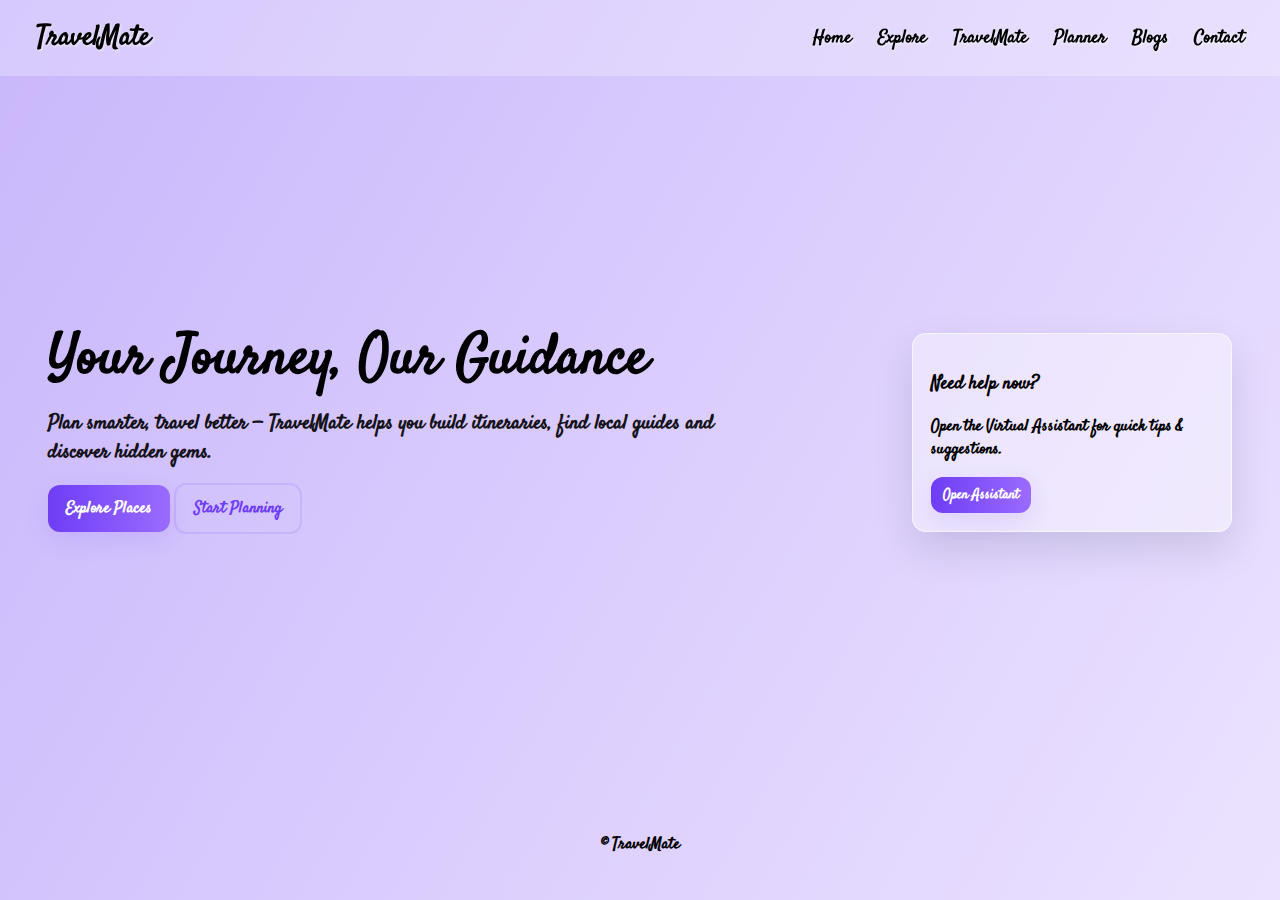
<file: index.html>
<!doctype html>
<html lang="en">
<head>
  <meta charset="utf-8" />
  <meta name="viewport" content="width=device-width,initial-scale=1" />
  <title>Explore the World with TravelMate</title>
 <link href="https://fonts.googleapis.com/css2?family=Satisfy&display=swap" rel="stylesheet">
  <link rel="stylesheet" href="style.css">
</head>
<body class="page-home">
  <div class="hearts-container"></div>
  <header class="site-header">
    <div class="logo">TravelMate</div>
    <nav class="main-nav">
      <a href="index.html">Home</a>
      <a href="explore.html">Explore</a>
      <a href="travelmate.html">TravelMate</a>
      <a href="planner.html">Planner</a>
      <a href="blogs.html">Blogs</a>
      <a href="contact.html">Contact</a>
    </nav>
  </header>

  <main class="hero">
    <div class="hero-left">
      <h1>Your Journey, Our Guidance</h1>
      <p class="lead">Plan smarter, travel better — TravelMate helps you build itineraries, find local guides and discover hidden gems.</p>
      <div class="hero-ctas">
        <a class="btn primary" href="explore.html">Explore Places</a>
        <a class="btn ghost" href="planner.html">Start Planning</a>
      </div>
    </div>
    <div class="hero-right">
      <!-- subtle glass card -->
      <div class="card glass">
        <h3>Need help now?</h3>
        <p>Open the Virtual Assistant for quick tips & suggestions.</p>
        <a class="btn primary small" href="virtual-assistant.html">Open Assistant</a>
      </div>
    </div>
  </main>

  <footer class="site-footer">
    <p>© <span id="year"></span> TravelMate</p>
  </footer>

  <script src="script.js"></script>
</body>
</html>
</file>
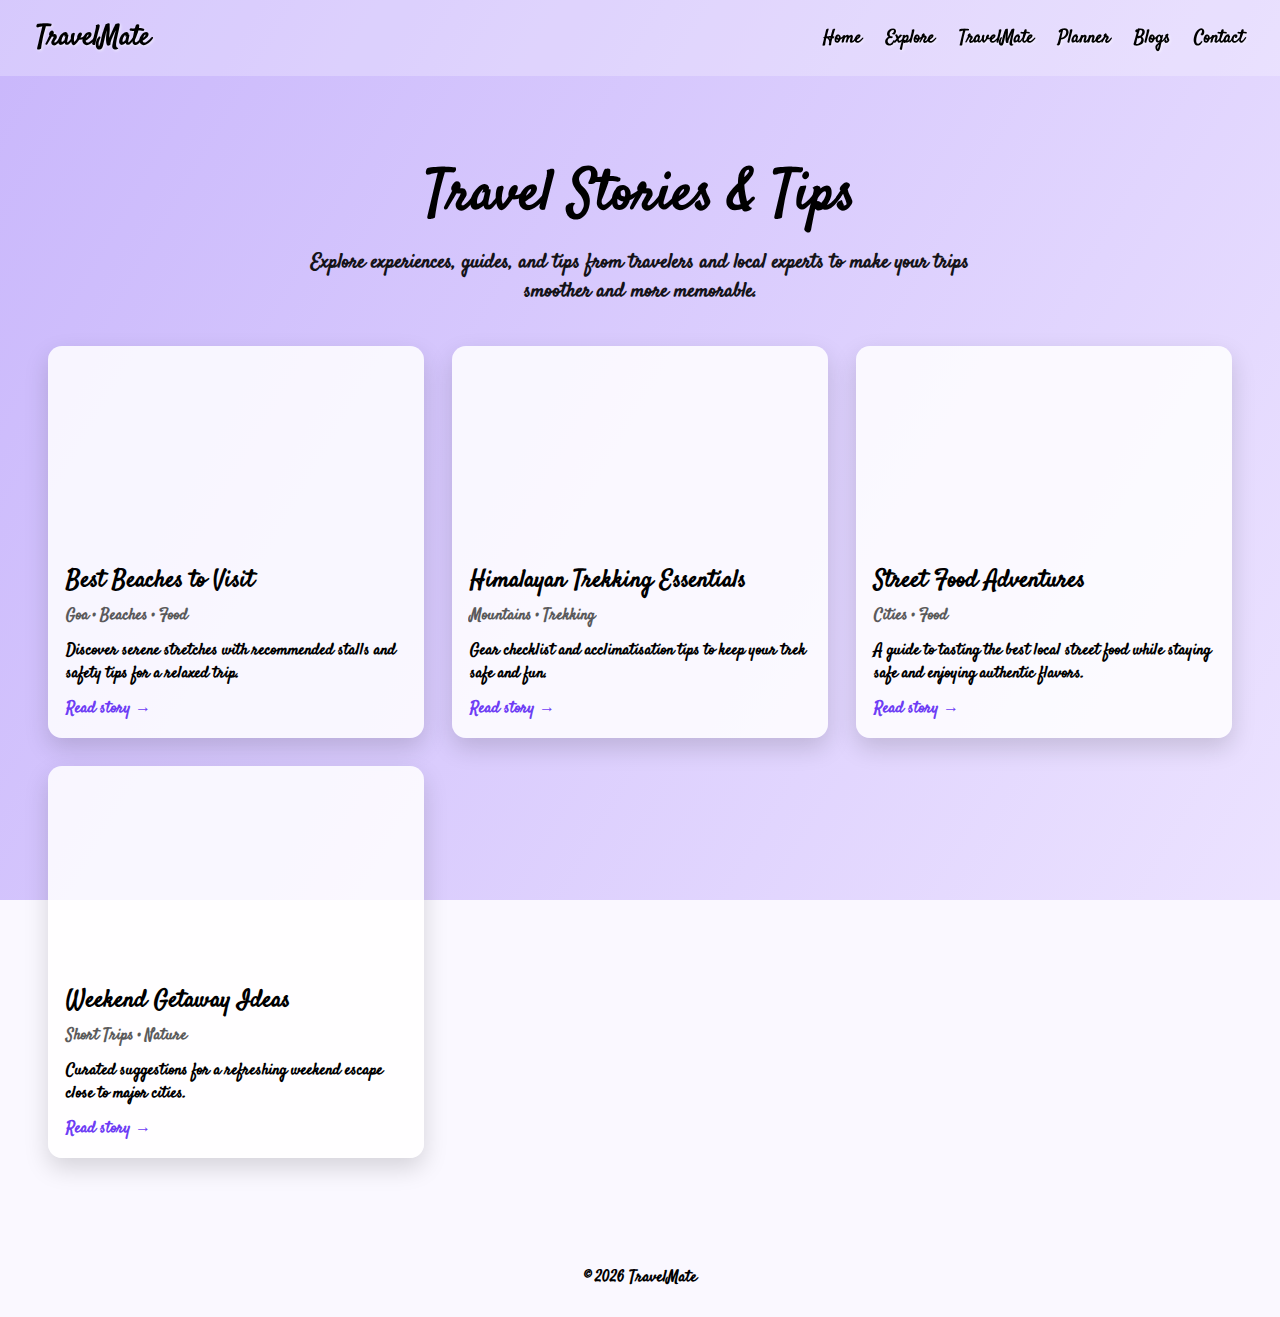
<file: blogs.html>
<!doctype html>
<html lang="en">
<head>
  <meta charset="utf-8" />
  <meta name="viewport" content="width=device-width,initial-scale=1" />
  <title>Blogs — TravelMate</title>
  <link href="https://fonts.googleapis.com/css2?family=Satisfy&display=swap" rel="stylesheet">
  <link rel="stylesheet" href="blogs.css">
</head>
<body class="page-blogs">

  <!-- Floating hearts -->
  <div class="hearts-container"></div>

  <header class="site-header">
    <div class="logo">TravelMate</div>
    <nav class="main-nav">
      <a href="index.html">Home</a>
      <a href="explore.html">Explore</a>
      <a href="travelmate.html">TravelMate</a>
      <a href="planner.html">Planner</a>
      <a href="blogs.html">Blogs</a>
      <a href="contact.html">Contact</a>
    </nav>
  </header>

  <main class="blogs-main container">
    <section class="intro">
      <h1>Travel Stories & Tips</h1>
      <p>Explore experiences, guides, and tips from travelers and local experts to make your trips smoother and more memorable.</p>
    </section>

    <section class="blogs-grid">
      <article class="blog-card">
        <div class="thumb" style="background-image:url('https://images.pexels.com/photos/4340790/pexels-photo-4340790.jpeg')"></div>
        <div class="card-body">
          <h2>Best Beaches to Visit</h2>
          <p class="meta">Goa • Beaches • Food</p>
          <p>Discover serene stretches with recommended stalls and safety tips for a relaxed trip.</p>
          <a class="readmore" href="#">Read story →</a>
        </div>
      </article>

      <article class="blog-card">
        <div class="thumb" style="background-image:url('https://images.pexels.com/photos/935835/pexels-photo-935835.jpeg')"></div>
        <div class="card-body">
          <h2>Himalayan Trekking Essentials</h2>
          <p class="meta">Mountains • Trekking</p>
          <p>Gear checklist and acclimatisation tips to keep your trek safe and fun.</p>
          <a class="readmore" href="#">Read story →</a>
        </div>
      </article>

      <article class="blog-card">
        <div class="thumb" style="background-image:url('https://images.pexels.com/photos/2300031/pexels-photo-2300031.jpeg')"></div>
        <div class="card-body">
          <h2>Street Food Adventures</h2>
          <p class="meta">Cities • Food</p>
          <p>A guide to tasting the best local street food while staying safe and enjoying authentic flavors.</p>
          <a class="readmore" href="#">Read story →</a>
        </div>
      </article>

      <article class="blog-card">
        <div class="thumb" style="background-image:url('https://images.pexels.com/photos/261187/pexels-photo-261187.jpeg')"></div>
        <div class="card-body">
          <h2>Weekend Getaway Ideas</h2>
          <p class="meta">Short Trips • Nature</p>
          <p>Curated suggestions for a refreshing weekend escape close to major cities.</p>
          <a class="readmore" href="#">Read story →</a>
        </div>
      </article>
    </section>
  </main>

  <footer class="site-footer">
    © <span id="year"></span> TravelMate
  </footer>

  <script>
    document.getElementById("year").textContent = new Date().getFullYear();

    // Floating hearts
    document.addEventListener("DOMContentLoaded", () => {
      const heartsContainer = document.querySelector('.hearts-container');
      const colors = ['💗','💜','💙','💚','💛','❤','💙'];

      function createHeart() {
        const heart = document.createElement('div');
        heart.classList.add('heart');
        heart.textContent = colors[Math.floor(Math.random() * colors.length)];
        heart.style.left = Math.random() * 100 + 'vw';
        heart.style.fontSize = (18 + Math.random() * 18) + 'px';
        heart.style.animationDuration = (4 + Math.random() * 3) + 's';
        heartsContainer.appendChild(heart);
        setTimeout(() => heart.remove(), 8000);
      }
      setInterval(createHeart, 400);
    });
  </script>

</body>
</html>
</file>
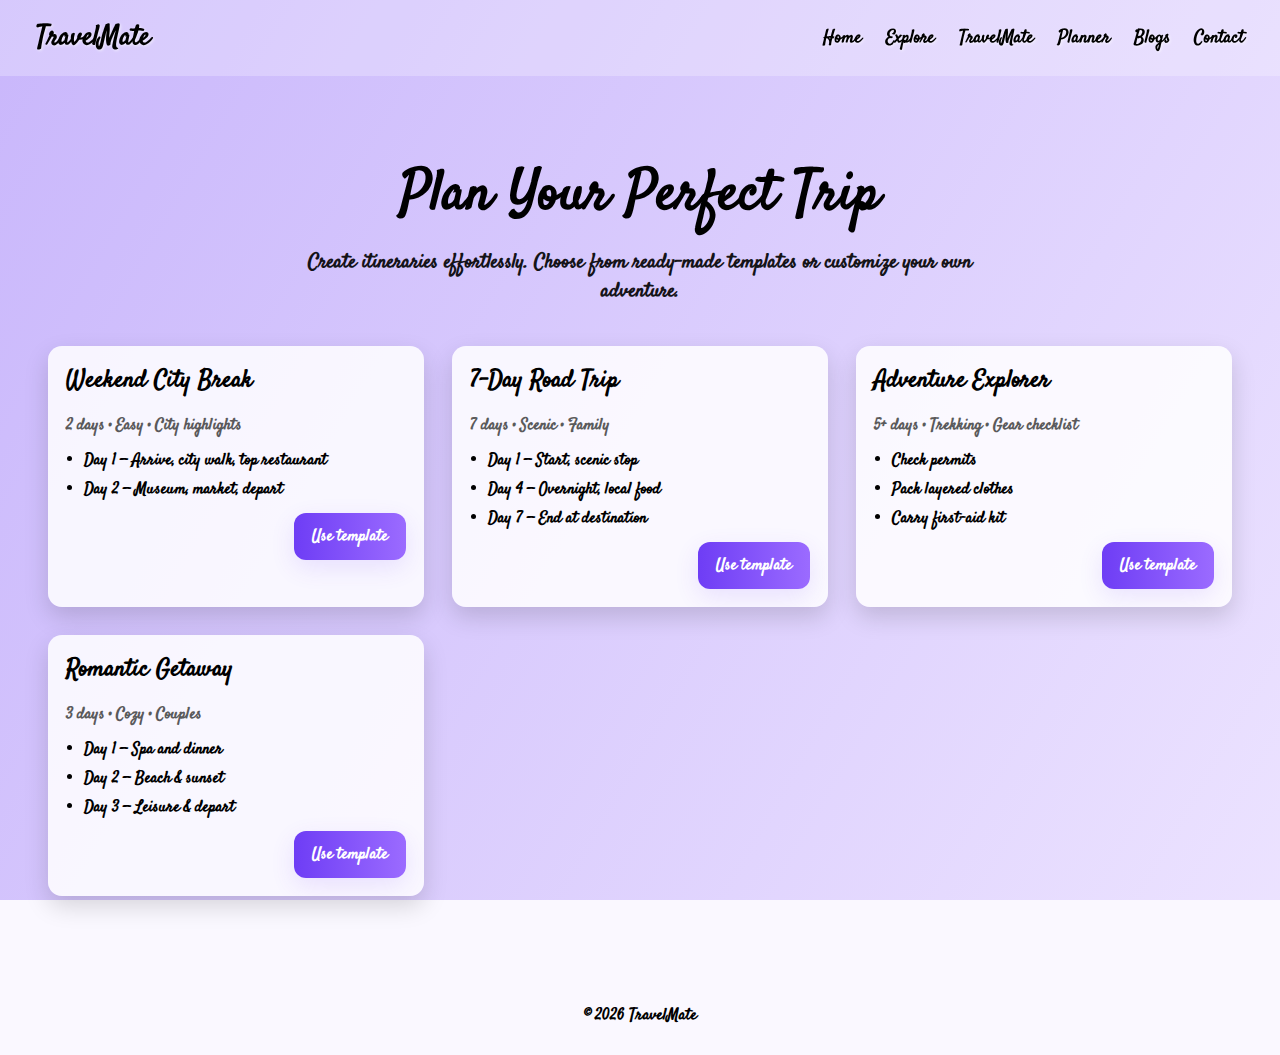
<file: planner.html>
<!doctype html>
<html lang="en">
<head>
  <meta charset="utf-8" />
  <meta name="viewport" content="width=device-width,initial-scale=1" />
  <title>Planner — TravelMate</title>
  <link href="https://fonts.googleapis.com/css2?family=Satisfy&display=swap" rel="stylesheet">
  <link rel="stylesheet" href="planner.css">
</head>
<body class="page-planner">

  <!-- Floating hearts -->
  <div class="hearts-container"></div>

  <header class="site-header">
    <div class="logo">TravelMate</div>
    <nav class="main-nav">
      <a href="index.html">Home</a>
      <a href="explore.html">Explore</a>
      <a href="travelmate.html">TravelMate</a>
      <a href="planner.html">Planner</a>
      <a href="blogs.html">Blogs</a>
      <a href="contact.html">Contact</a>
    </nav>
  </header>

  <main class="planner-main container">
    <section class="intro">
      <h1>Plan Your Perfect Trip</h1>
      <p>Create itineraries effortlessly. Choose from ready-made templates or customize your own adventure.</p>
    </section>

    <section class="planner-grid">
      <div class="planner-card">
        <h2>Weekend City Break</h2>
        <p class="meta">2 days • Easy • City highlights</p>
        <ul>
          <li>Day 1 — Arrive, city walk, top restaurant</li>
          <li>Day 2 — Museum, market, depart</li>
        </ul>
        <div class="card-actions">
          <a class="btn primary" href="#">Use template</a>
        </div>
      </div>

      <div class="planner-card">
        <h2>7-Day Road Trip</h2>
        <p class="meta">7 days • Scenic • Family</p>
        <ul>
          <li>Day 1 — Start, scenic stop</li>
          <li>Day 4 — Overnight, local food</li>
          <li>Day 7 — End at destination</li>
        </ul>
        <div class="card-actions">
          <a class="btn primary" href="#">Use template</a>
        </div>
      </div>

      <div class="planner-card">
        <h2>Adventure Explorer</h2>
        <p class="meta">5+ days • Trekking • Gear checklist</p>
        <ul>
          <li>Check permits</li>
          <li>Pack layered clothes</li>
          <li>Carry first-aid kit</li>
        </ul>
        <div class="card-actions">
          <a class="btn primary" href="#">Use template</a>
        </div>
      </div>

      <div class="planner-card">
        <h2>Romantic Getaway</h2>
        <p class="meta">3 days • Cozy • Couples</p>
        <ul>
          <li>Day 1 — Spa and dinner</li>
          <li>Day 2 — Beach & sunset</li>
          <li>Day 3 — Leisure & depart</li>
        </ul>
        <div class="card-actions">
          <a class="btn primary" href="#">Use template</a>
        </div>
      </div>
    </section>
  </main>

  <footer class="site-footer">
    © <span id="year"></span> TravelMate
  </footer>

  <script>
  document.getElementById("year").textContent = new Date().getFullYear();

  // Floating hearts
  document.addEventListener("DOMContentLoaded", () => {
    const heartsContainer = document.querySelector('.hearts-container');
    const colors = ['💗','💜','💙','💚','💛','❤','💙'];
    function createHeart() {
      const heart = document.createElement('div');
      heart.classList.add('heart');
      heart.textContent = colors[Math.floor(Math.random() * colors.length)];
      heart.style.left = Math.random() * 100 + 'vw';
      heart.style.fontSize = (18 + Math.random() * 18) + 'px';
      heart.style.animationDuration = (4 + Math.random() * 3) + 's';
      heartsContainer.appendChild(heart);
      setTimeout(() => heart.remove(), 8000);
    }
    setInterval(createHeart, 400);
  });
  </script>

</body>
</html>
</file>
<file: style.css>
/* style.css — shared across pages */
:root{
  --purple:#6e3df5;
  --purple-2:#9b6bff;
  --muted:#6b7280;
  --card:#ffffff;
  --glass: rgba(255,255,255,0.08);
}

*{box-sizing:border-box}
html,body{height:100%}
body{
  margin:0;
  font-family: 'Satisfy', cursive;
  color:#000;
  background-color:#faf8ff;
  -webkit-font-smoothing:antialiased;
  -moz-osx-font-smoothing:grayscale;
  font-weight:600;
}

/* header */
.site-header{
  display:flex;
  justify-content:space-between;
  align-items:center;
  padding:18px 36px;
  background: rgba(255,255,255,0.25);
  position:sticky; top:0; z-index:40;
  backdrop-filter: none; /* no blur */
}
.logo{
  font-weight:800;
  color:#000;
  font-size:28px;
  text-shadow: 1px 1px 3px rgba(255,255,255,0.7);
}
.main-nav a{
  margin-left:22px;
  text-decoration:none;
  color:#000;
  font-weight:700;
  font-size:18px;
  text-shadow: 1px 1px 3px rgba(255,255,255,0.7);
  transition: all 0.3s ease;
}
.main-nav a:hover{
  color:var(--purple);
  text-shadow: 0 0 10px rgba(110,61,245,0.3);
}

/* buttons */
.btn{
  display:inline-block;
  padding:12px 18px;
  border-radius:12px;
  text-decoration:none;
  font-weight:700;
}
.btn.primary{
  background:linear-gradient(90deg,var(--purple),var(--purple-2));
  color:#fff;
  box-shadow:0 8px 24px rgba(110,61,245,0.12);
}
.btn.ghost{
  background:transparent;
  color:var(--purple);
  border:2px solid rgba(110,61,245,0.12);
}
.btn.small{
  padding:8px 12px;
  font-size:14px;
}

/* hero (home) */
.page-home{
  background-image: linear-gradient(120deg, rgba(110,61,245,0.35), rgba(153,102,255,0.15)), url('https://images.pexels.com/photos/879444/pexels-photo-879444.jpeg');
  background-size: cover;
  background-position: center;
  color: #000;
  min-height:100vh;
  display:flex;
  flex-direction:column;
}

.hero{
  display:flex;
  align-items:center;
  justify-content:space-between;
  gap:24px;
  padding:80px 48px;
  flex:1;
}
.hero-left{max-width:720px}
.hero h1{
  font-size:56px;
  margin:0 0 12px;
  font-weight:800;
  line-height:1.02;
  color:#000;
}
.lead{
  font-size:20px;
  opacity:0.9;
  margin-bottom:16px;
  font-weight:600;
}
.hero-right{
  width:320px;
  display:flex;
  justify-content:center;
  align-items:center;
}
.card{
  background:var(--card);
  padding:18px;
  border-radius:14px;
  box-shadow:0 18px 40px rgba(8,16,48,0.12);
}
.card.glass{
  background:rgba(255,255,255,0.4);
  color:#000;
  border:1px solid rgba(255,255,255,0.6);
}

/* footer */
.site-footer{
  text-align:center;
  padding:28px 10px;
  color:#000;
  background:transparent;
  font-weight:600;
}

/* Floating hearts container (home only) */
.hearts-container{
  pointer-events:none;
  position:fixed;
  inset:0;
  overflow:hidden;
  z-index:10;
}

/* small helpers */
.container{
  max-width:1100px;
  margin:0 auto;
  padding:0 18px;
}

/* responsive */
@media (max-width:900px){
  .hero{flex-direction:column;padding:40px 18px;text-align:center}
  .hero-right{width:100%}
  .hero h1{font-size:36px}
}

.float-heart{
  position:fixed;
  bottom:-10vh;
  pointer-events:none;
  z-index:12;
  text-shadow: 0 4px 16px rgba(0,0,0,0.25);
  transform: translateY(0);
}
/* Floating colorful hearts animation */
.hearts-container {
  position: fixed;
  inset: 0;
  overflow: hidden;
  z-index: 5;
  pointer-events: none;
}

.heart {
  position: absolute;
  bottom: -10vh;
  opacity: 0.9;
  animation: floatUp linear forwards;
  filter: drop-shadow(0 2px 4px rgba(0,0,0,0.3));
}

@keyframes floatUp {
  0% {
    transform: translateY(0) scale(1);
    opacity: 1;
  }
  100% {
    transform: translateY(-120vh) scale(0.6);
    opacity: 0;
  }
}
</file>
<file: blogs.css>
:root{
  --purple:#6e3df5;
  --purple-2:#9b6bff;
  --card:#ffffff;
}

*{box-sizing:border-box}
html,body{height:100%}
body{
  margin:0;
  font-family:'Satisfy',cursive;
  color:#000;
  background-color:#faf8ff;
  -webkit-font-smoothing:antialiased;
  -moz-osx-font-smoothing:grayscale;
  font-weight:600;
}

/* background */
.page-blogs{
  background-image: linear-gradient(120deg, rgba(110,61,245,0.35), rgba(153,102,255,0.15)), url('https://images.pexels.com/photos/6324297/pexels-photo-6324297.jpeg');
  background-size:cover;
  background-position:center;
  background-attachment:fixed;
  color:#000;
}

/* header */
.site-header{
  display:flex;
  justify-content:space-between;
  align-items:center;
  padding:18px 36px;
  background:rgba(255,255,255,0.25);
  position:sticky; top:0; z-index:40;
}
.logo{
  font-size:28px;
  font-weight:800;
  color:#000;
  text-shadow:1px 1px 3px rgba(255,255,255,0.7);
}
.main-nav a{
  margin-left:20px;
  text-decoration:none;
  color:#000;
  font-weight:700;
  font-size:18px;
  text-shadow:1px 1px 3px rgba(255,255,255,0.7);
  transition:all 0.3s ease;
}
.main-nav a:hover{
  color:var(--purple);
  text-shadow:0 0 10px rgba(110,61,245,0.3);
}

/* content */
.blogs-main{
  padding:80px 48px;
  text-align:center;
}

.blogs-main .intro h1{
  font-size:56px;
  margin:0 0 12px;
  font-weight:800;
}
.blogs-main .intro p{
  max-width:700px;
  margin:0 auto 40px;
  font-size:20px;
  font-weight:600;
  opacity:0.9;
}

/* grid */
.blogs-grid{
  display:grid;
  grid-template-columns:repeat(auto-fit,minmax(300px,1fr));
  gap:28px;
  margin-top:40px;
}

.blog-card{
  background:rgba(255,255,255,0.85);
  border-radius:14px;
  overflow:hidden;
  box-shadow:0 10px 25px rgba(0,0,0,0.15);
  transition:transform 0.4s ease, box-shadow 0.4s ease;
  text-align:left;
}
.blog-card:hover{
  transform:translateY(-8px);
  box-shadow:0 20px 40px rgba(110,61,245,0.25);
}

.blog-card .thumb{
  width:100%;
  height:200px;
  background-size:cover;
  background-position:center;
}
.card-body{
  padding:18px;
}
.card-body h2{
  margin:0 0 6px;
  font-size:24px;
  font-weight:800;
}
.card-body .meta{
  font-size:16px;
  color:#333;
  opacity:0.8;
  margin-bottom:12px;
}
.card-body p{
  font-size:16px;
  margin:6px 0 12px;
}
.card-body .readmore{
  font-weight:700;
  text-decoration:none;
  color:var(--purple);
  transition:all 0.3s ease;
}
.card-body .readmore:hover{
  text-decoration:underline;
  text-shadow:0 0 8px rgba(110,61,245,0.3);
}

/* footer */
.site-footer{
  text-align:center;
  padding:28px 10px;
  color:#000;
  background:transparent;
  font-weight:600;
}

/* hearts animation */
.hearts-container {
  position: fixed;
  inset: 0;
  overflow: hidden;
  z-index: 5;
  pointer-events: none;
}
.heart {
  position: absolute;
  bottom: -10vh;
  opacity: 0.9;
  animation: floatUp linear forwards;
  filter: drop-shadow(0 2px 4px rgba(0,0,0,0.3));
}
@keyframes floatUp {
  0% {
    transform: translateY(0) scale(1);
    opacity: 1;
  }
  100% {
    transform: translateY(-120vh) scale(0.6);
    opacity: 0;
  }
}

/* responsive */
@media (max-width:900px){
  .blogs-main .intro h1{font-size:38px}
  .blogs-main .intro p{font-size:18px}
}
</file>
<file: planner.css>
:root{
  --purple:#6e3df5;
  --purple-2:#9b6bff;
  --card:#ffffff;
}

*{box-sizing:border-box}
html,body{height:100%}
body{
  margin:0;
  font-family:'Satisfy',cursive;
  color:#000;
  background-color:#faf8ff;
  -webkit-font-smoothing:antialiased;
  -moz-osx-font-smoothing:grayscale;
  font-weight:600;
}

/* background */
.page-planner{
  background-image: linear-gradient(120deg, rgba(110,61,245,0.35), rgba(153,102,255,0.15)), url('https://images.pexels.com/photos/1271619/pexels-photo-1271619.jpeg');
  background-size:cover;
  background-position:center;
  background-attachment:fixed;
  color:#000;
}

/* header */
.site-header{
  display:flex;
  justify-content:space-between;
  align-items:center;
  padding:18px 36px;
  background:rgba(255,255,255,0.25);
  position:sticky; top:0; z-index:40;
}
.logo{
  font-size:28px;
  font-weight:800;
  color:#000;
  text-shadow:1px 1px 3px rgba(255,255,255,0.7);
}
.main-nav a{
  margin-left:20px;
  text-decoration:none;
  color:#000;
  font-weight:700;
  font-size:18px;
  text-shadow:1px 1px 3px rgba(255,255,255,0.7);
  transition:all 0.3s ease;
}
.main-nav a:hover{
  color:var(--purple);
  text-shadow:0 0 10px rgba(110,61,245,0.3);
}

/* content */
.planner-main{
  padding:80px 48px;
  text-align:center;
}

.planner-main .intro h1{
  font-size:56px;
  margin:0 0 12px;
  font-weight:800;
}
.planner-main .intro p{
  max-width:700px;
  margin:0 auto 40px;
  font-size:20px;
  font-weight:600;
  opacity:0.9;
}

/* grid */
.planner-grid{
  display:grid;
  grid-template-columns:repeat(auto-fit,minmax(280px,1fr));
  gap:28px;
  margin-top:40px;
}

.planner-card{
  background:rgba(255,255,255,0.85);
  border-radius:14px;
  overflow:hidden;
  box-shadow:0 10px 25px rgba(0,0,0,0.15);
  transition:transform 0.4s ease, box-shadow 0.4s ease;
  padding:18px;
  text-align:left;
}
.planner-card:hover{
  transform:translateY(-8px);
  box-shadow:0 20px 40px rgba(110,61,245,0.25);
}
.planner-card h2{
  margin:0 0 6px;
  font-size:24px;
  font-weight:800;
}
.planner-card .meta{
  font-size:16px;
  color:#333;
  opacity:0.8;
  margin-bottom:12px;
}
.planner-card ul{
  margin:0 0 12px 18px;
  padding:0;
}
.planner-card li{
  margin:6px 0;
  font-size:16px;
}
.card-actions{
  text-align:right;
}

/* buttons */
.btn{
  display:inline-block;
  padding:12px 18px;
  border-radius:12px;
  text-decoration:none;
  font-weight:700;
}
.btn.primary{
  background:linear-gradient(90deg,var(--purple),var(--purple-2));
  color:#fff;
  box-shadow:0 8px 24px rgba(110,61,245,0.12);
}

/* footer */
.site-footer{
  text-align:center;
  padding:28px 10px;
  color:#000;
  background:transparent;
  font-weight:600;
}

/* hearts animation */
.hearts-container {
  position: fixed;
  inset: 0;
  overflow: hidden;
  z-index: 5;
  pointer-events: none;
}
.heart {
  position: absolute;
  bottom: -10vh;
  opacity: 0.9;
  animation: floatUp linear forwards;
  filter: drop-shadow(0 2px 4px rgba(0,0,0,0.3));
}
@keyframes floatUp {
  0% {
    transform: translateY(0) scale(1);
    opacity: 1;
  }
  100% {
    transform: translateY(-120vh) scale(0.6);
    opacity: 0;
  }
}

/* responsive */
@media (max-width:900px){
  .planner-main .intro h1{font-size:38px}
  .planner-main .intro p{font-size:18px}
}
</file>
